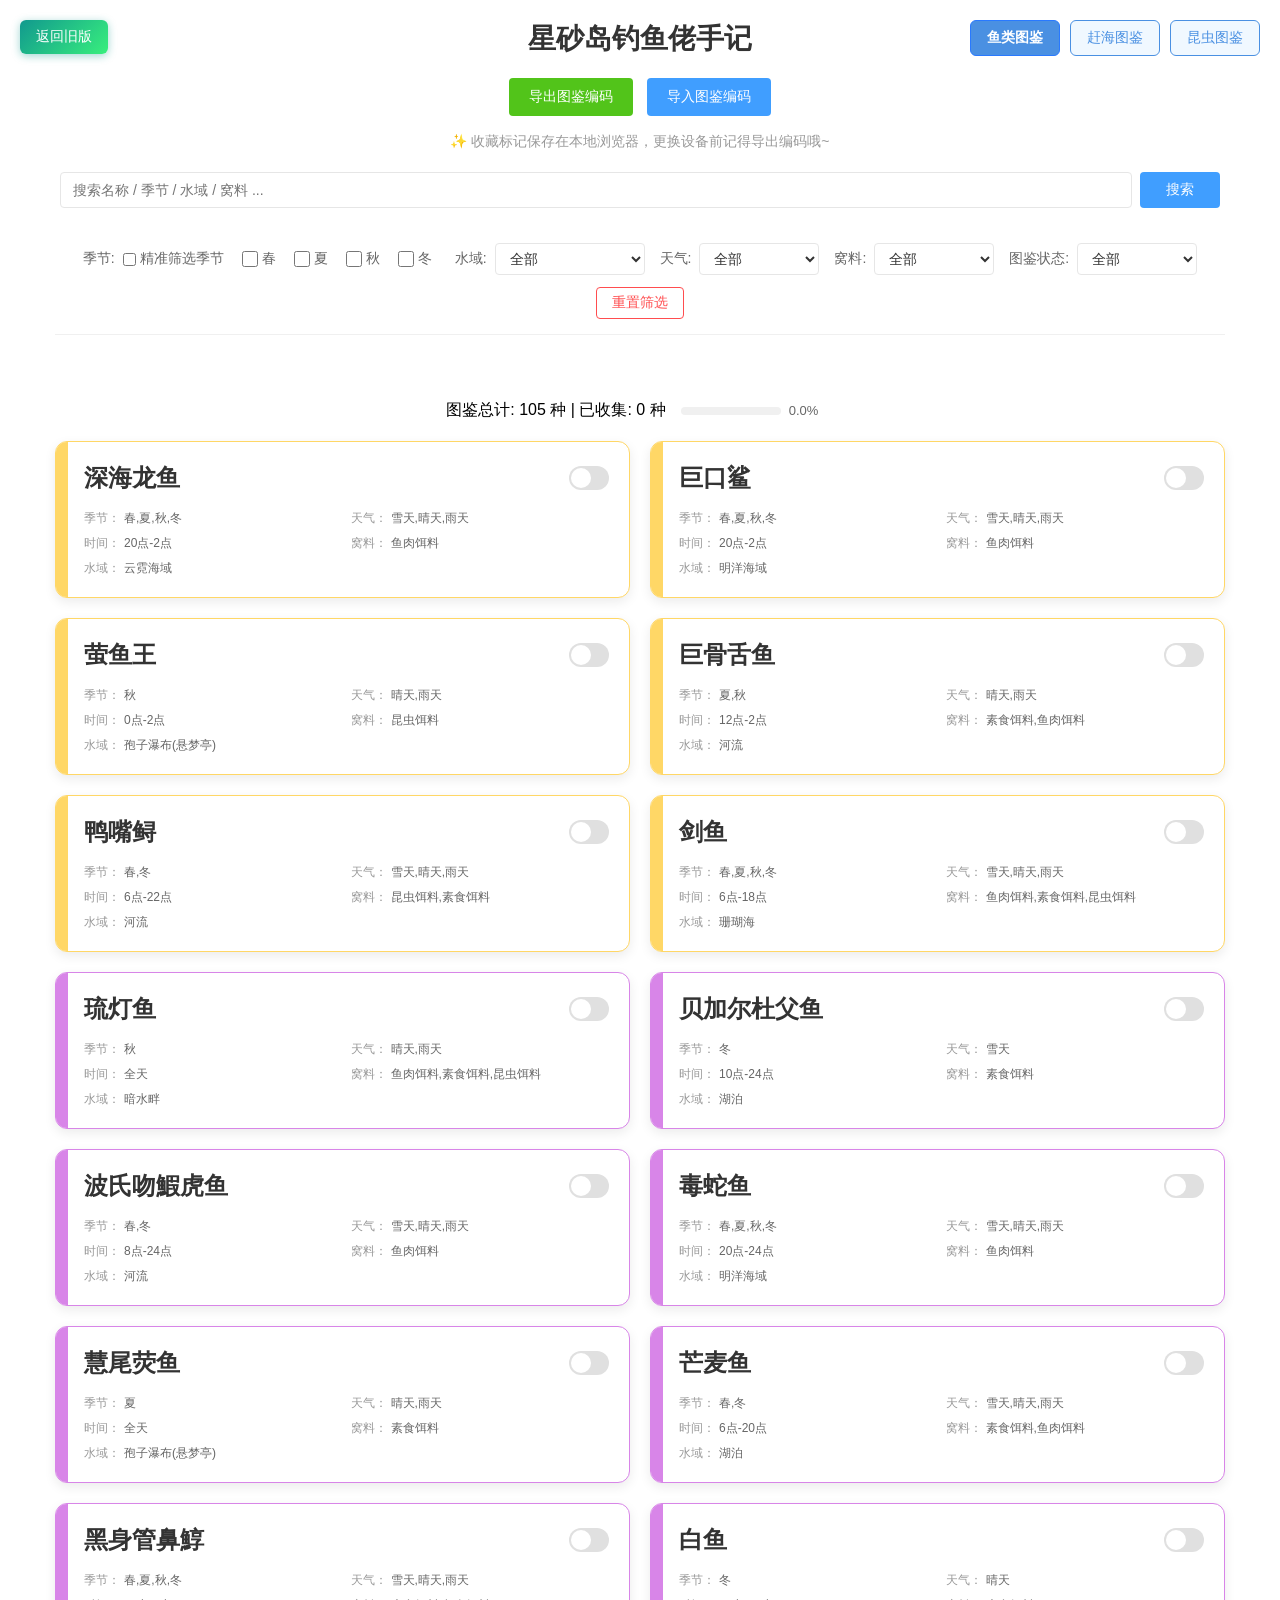
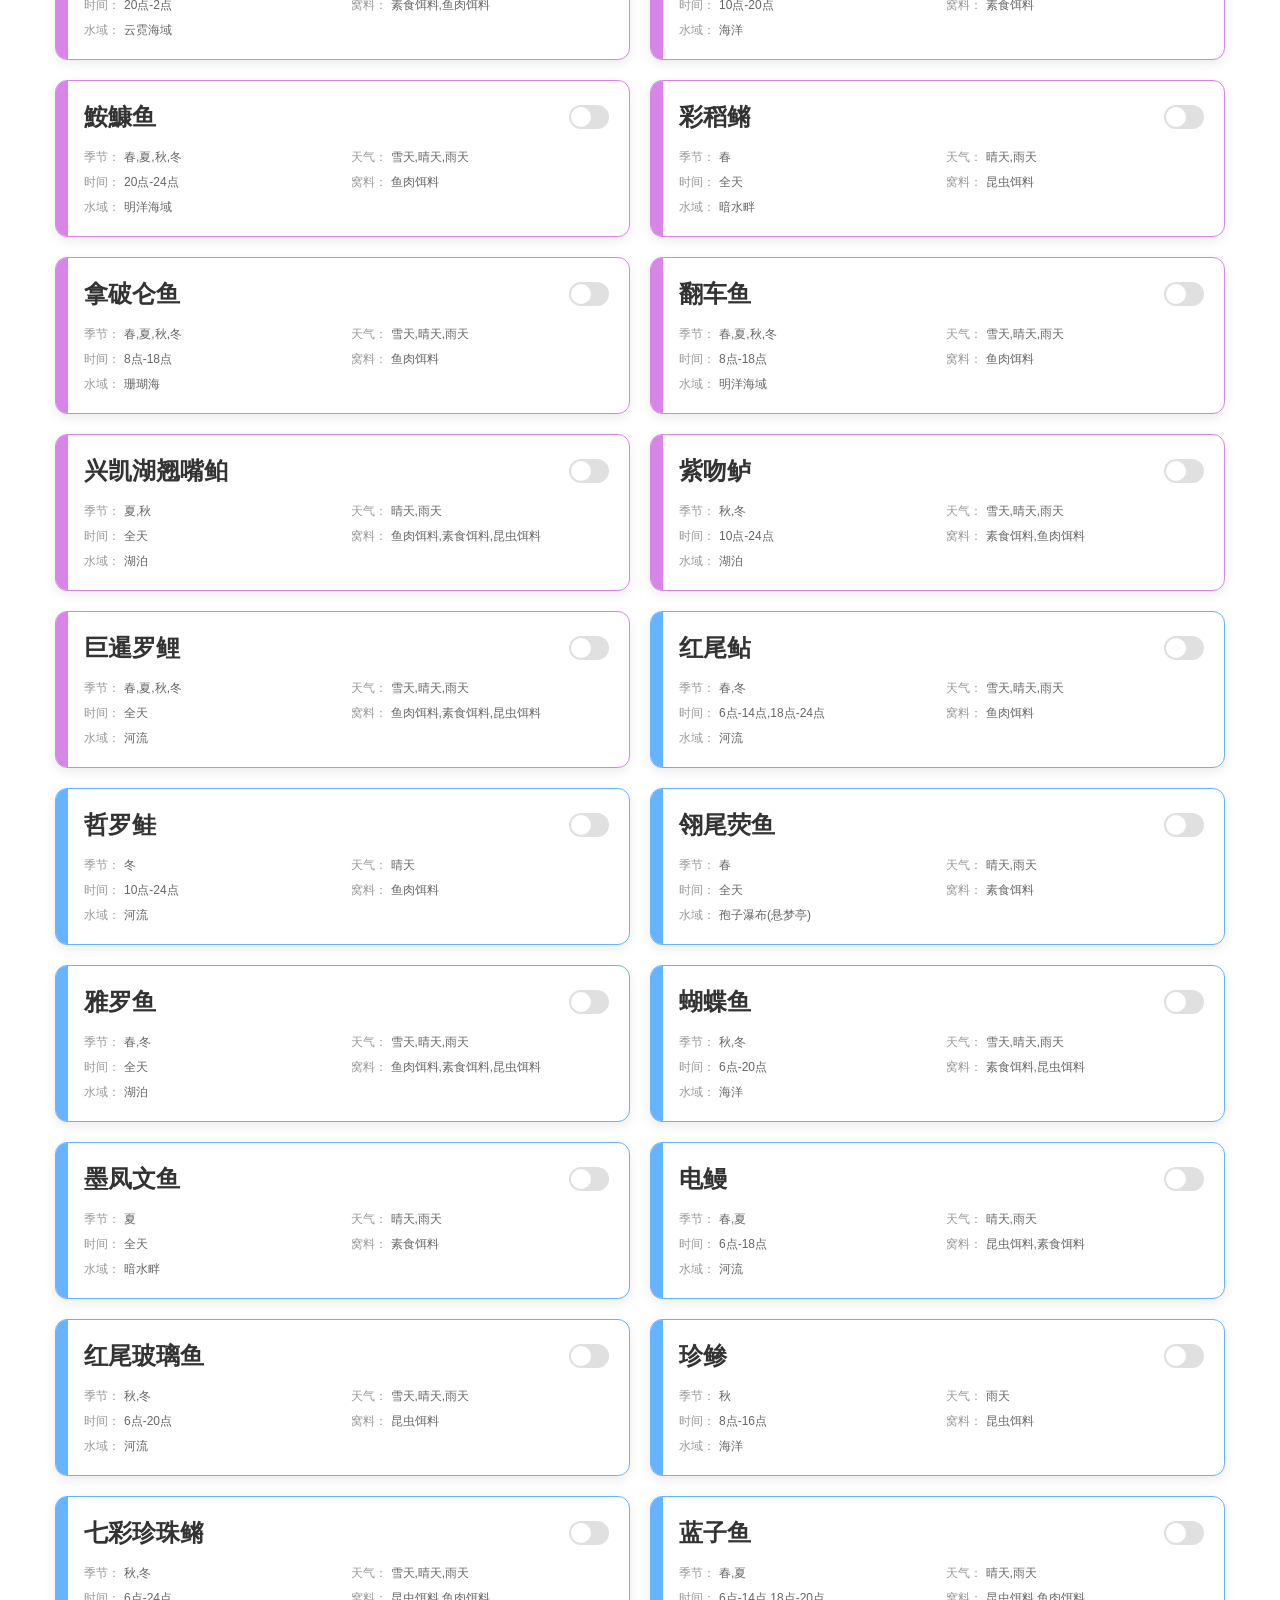
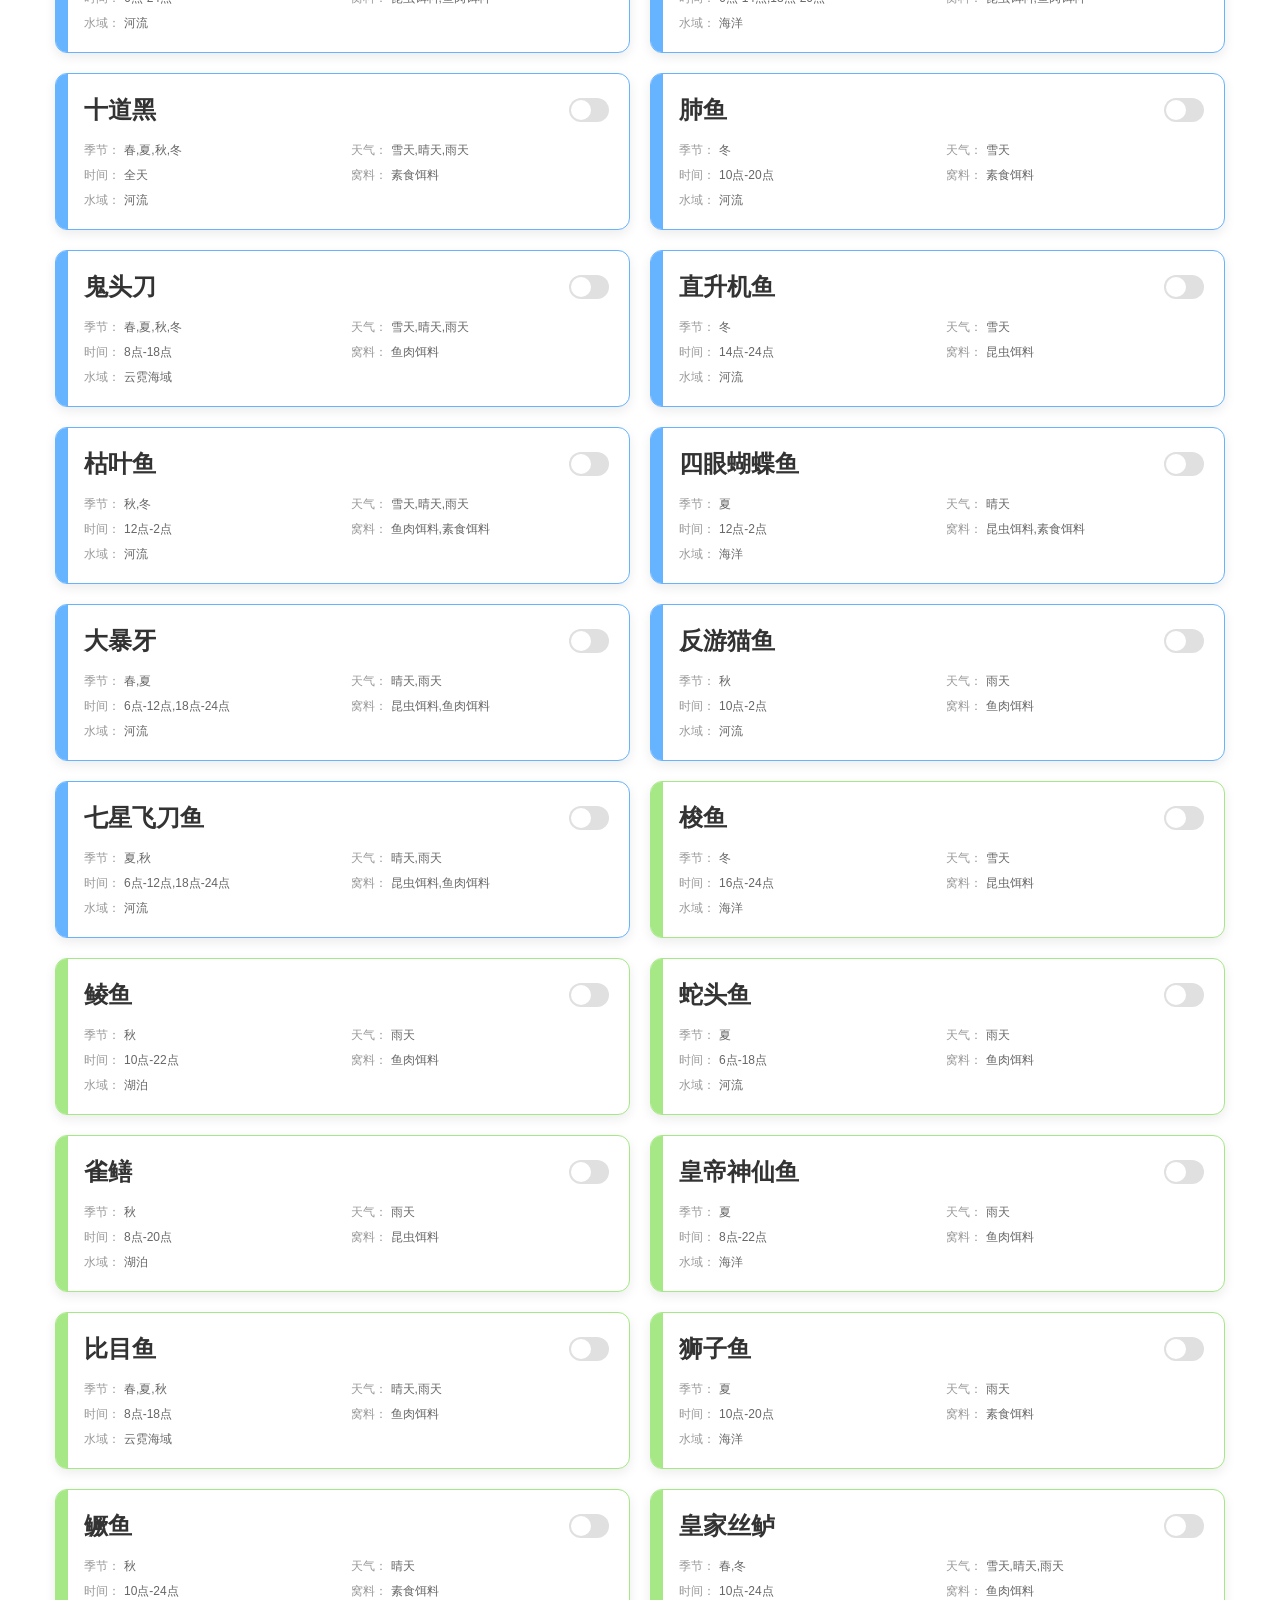
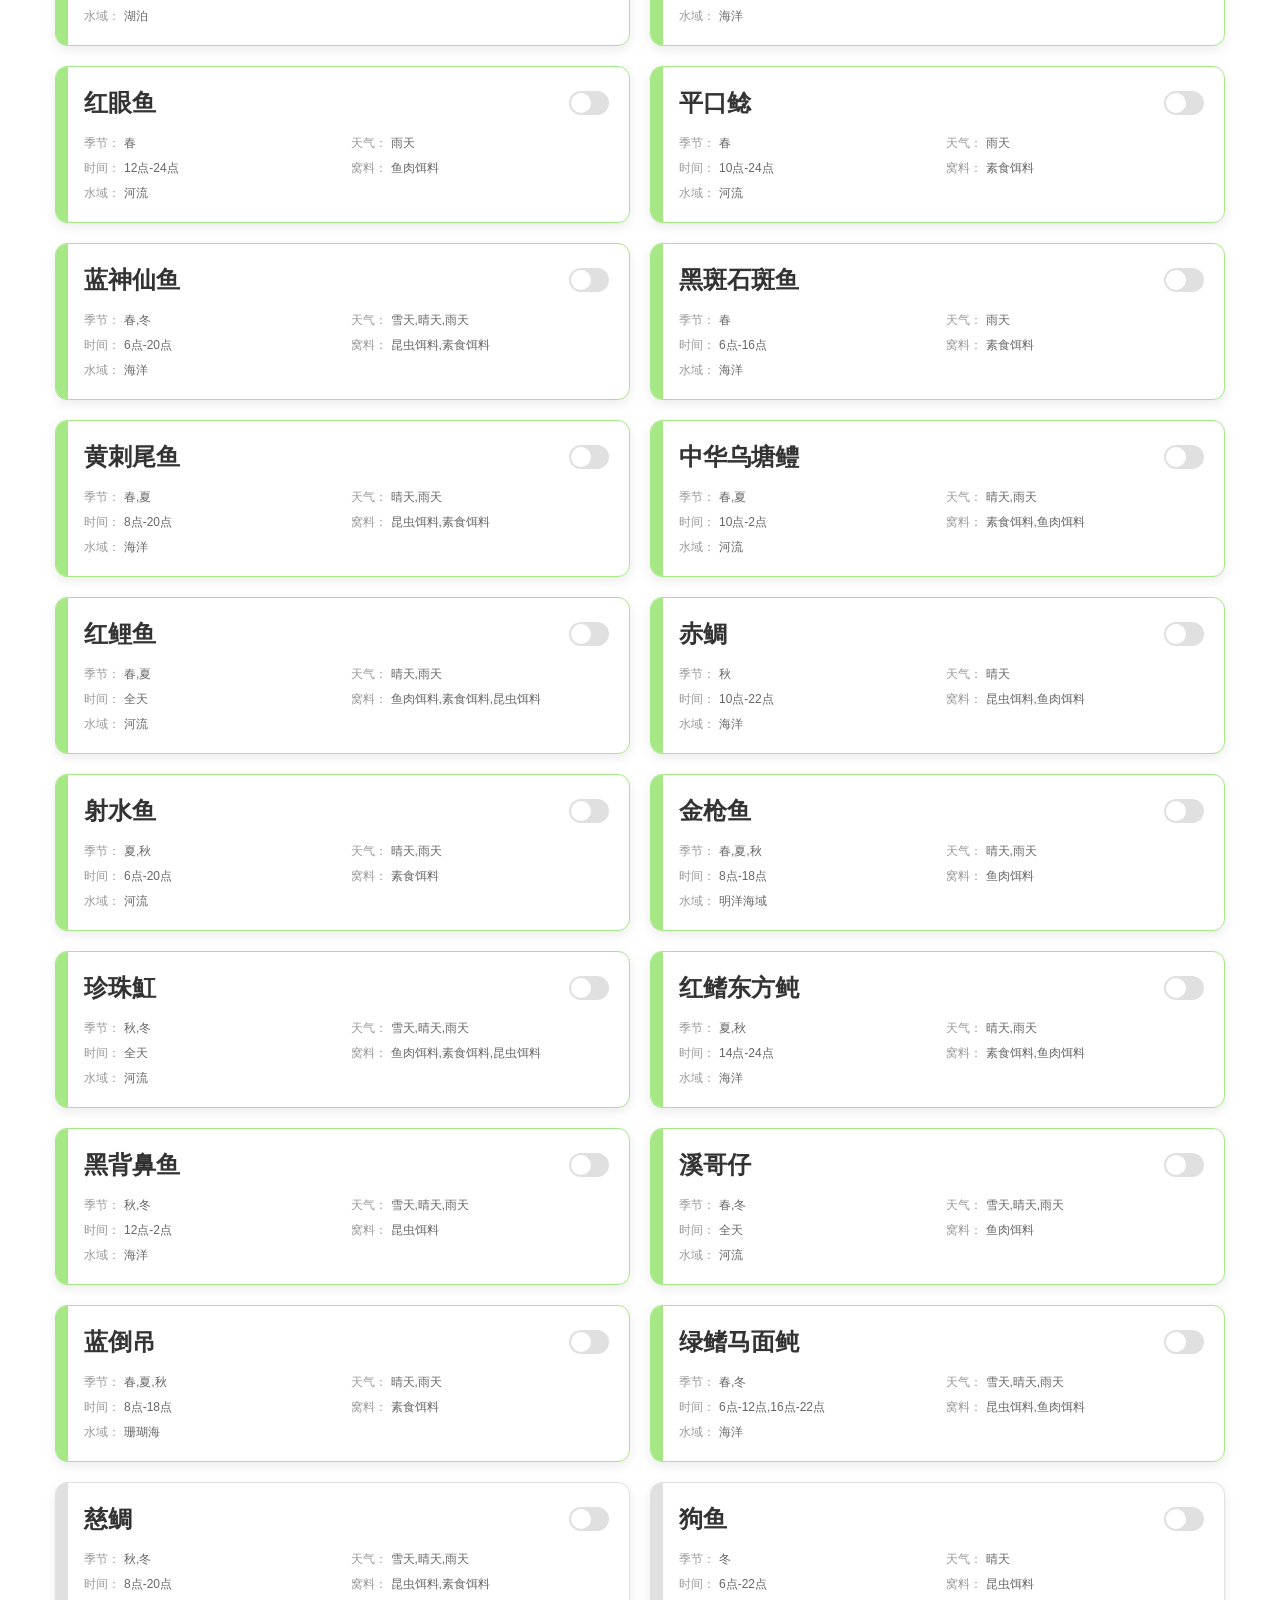
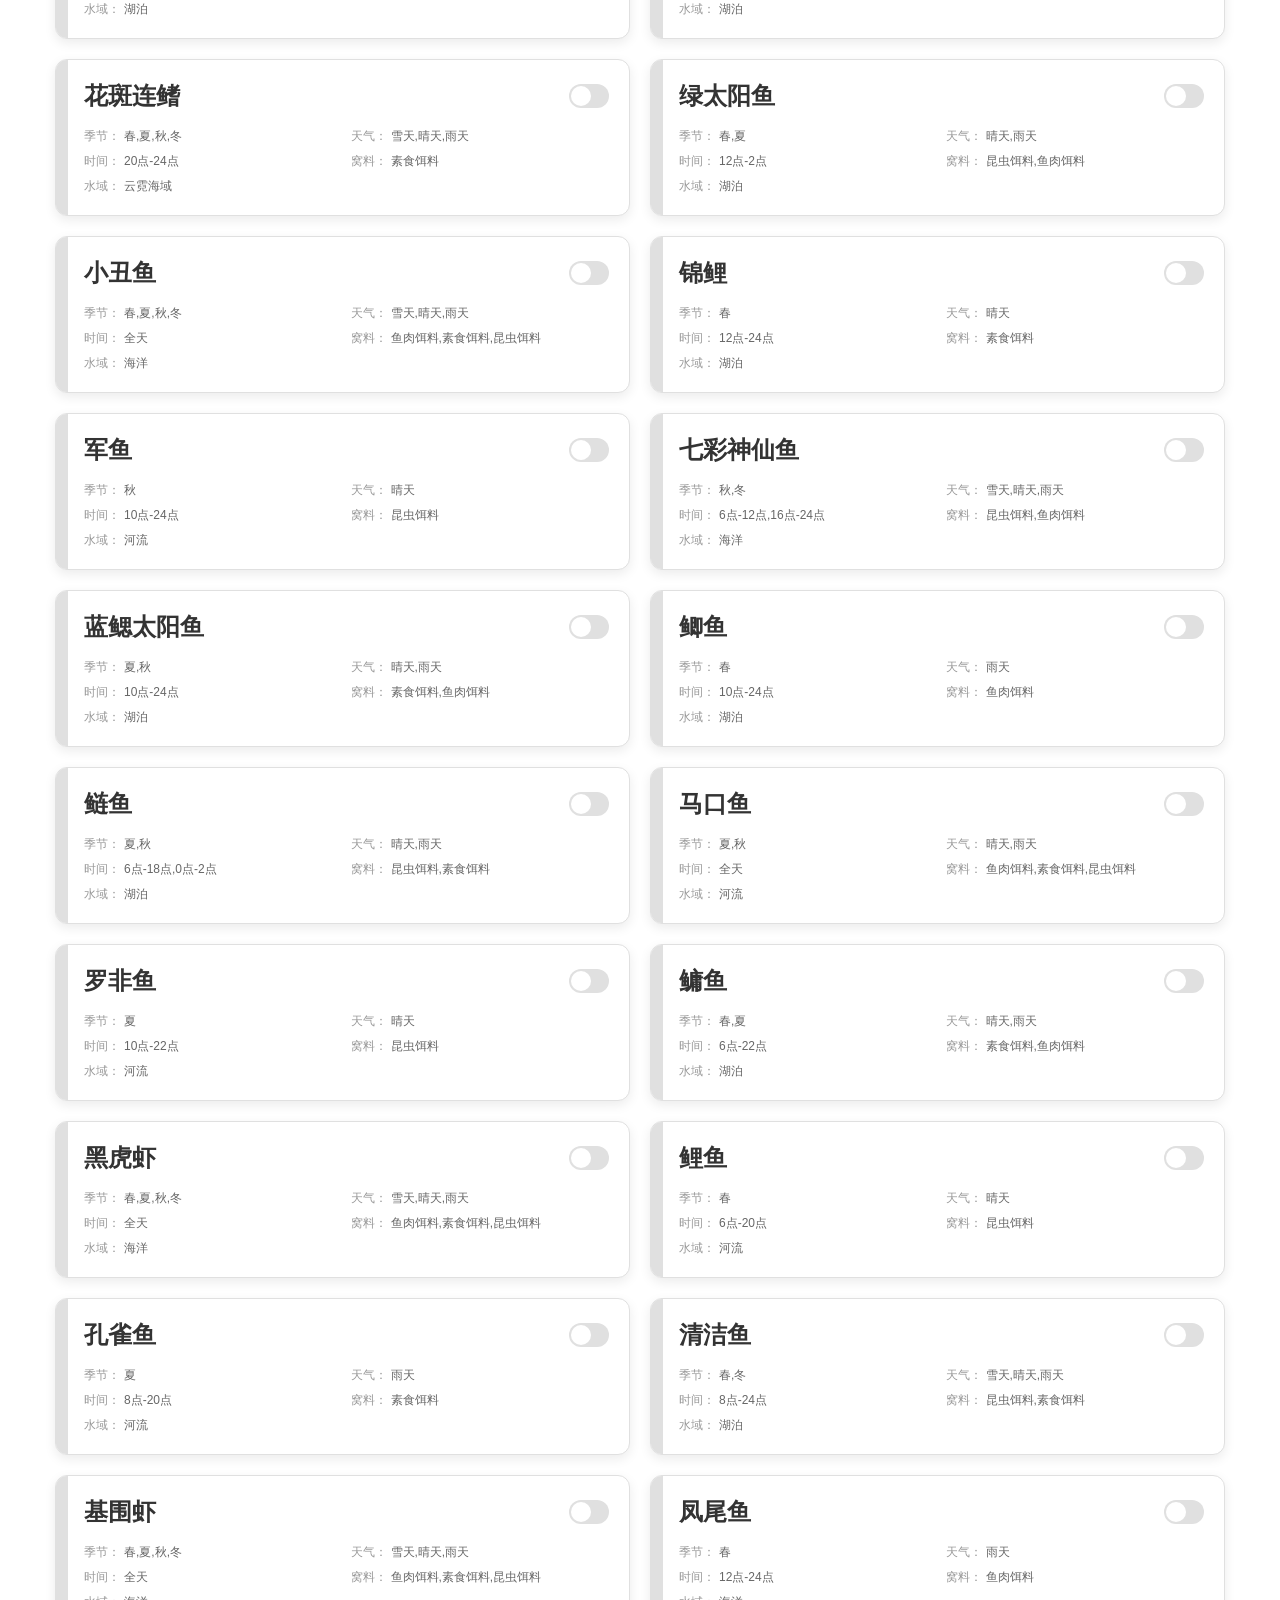
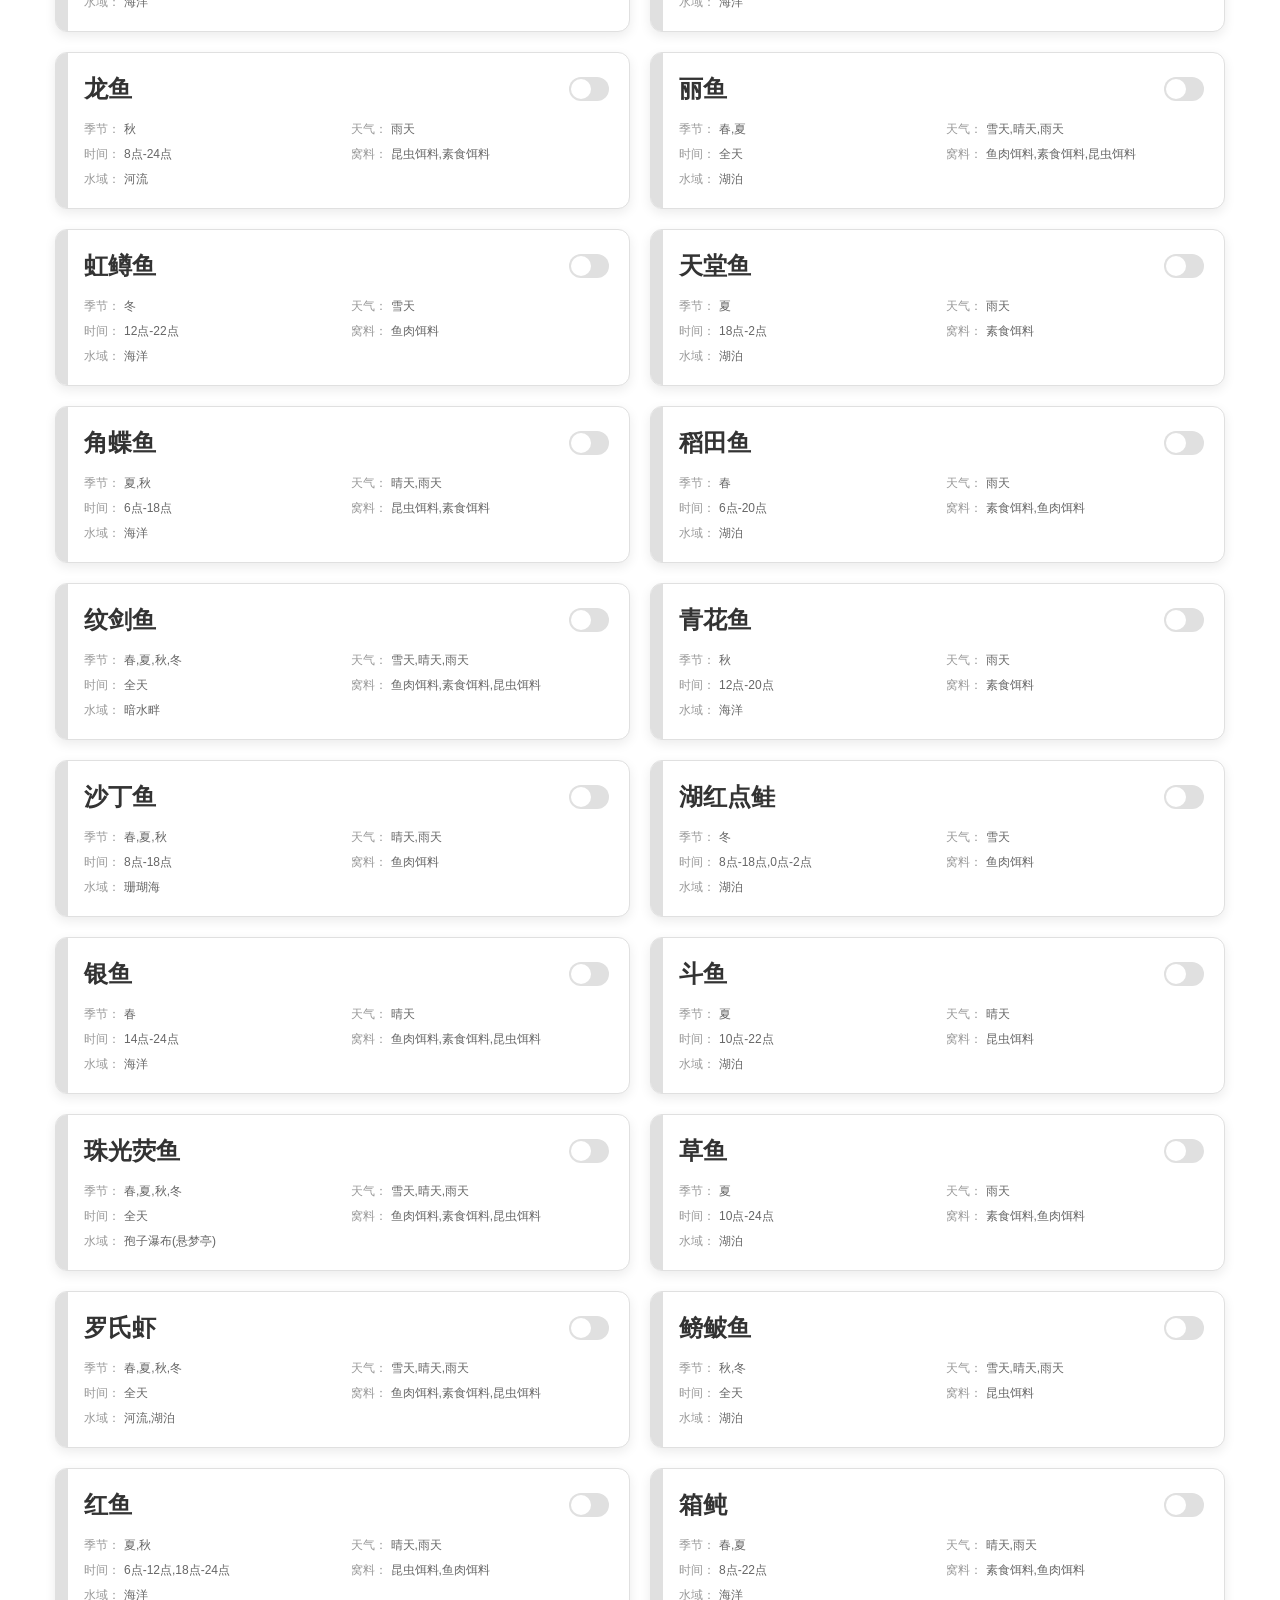
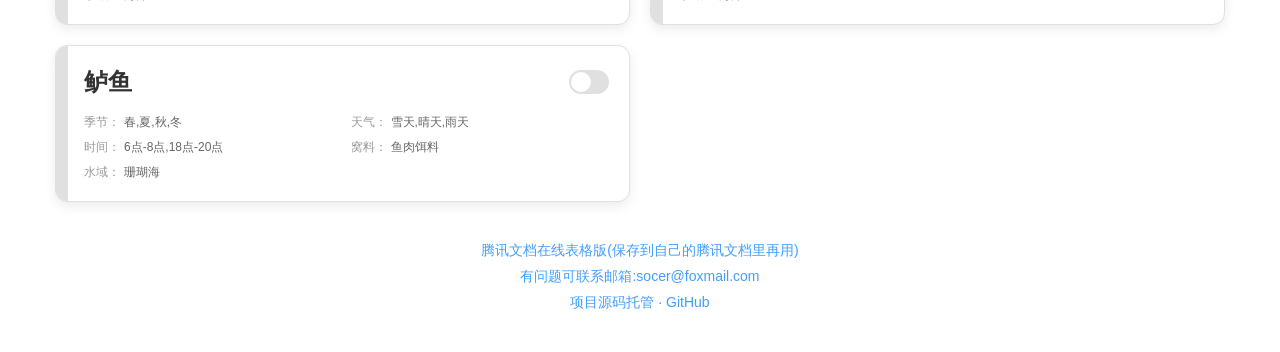
<file: index.html>
<!DOCTYPE html>
<html lang="zh-CN">
<head>
    <meta charset="UTF-8">
    <meta name="viewport" content="width=device-width, initial-scale=1.0, maximum-scale=1.0">
    <title>星砂岛钓鱼佬手记</title>
    <link rel="stylesheet" href="style.css">
    <script>
        var _hmt = _hmt || [];
        (function() {
            var hm = document.createElement("script");
            hm.src = "https://hm.baidu.com/hm.js?9a6b3ce1868acaaec8679f2963414851";
            var s = document.getElementsByTagName("script")[0];
            s.parentNode.insertBefore(hm, s);
        })();
    </script>
</head>
<body>
    <button class="version-switch-btn" onclick="window.location.href='../index.html'">返回旧版</button>
    <div class="tabs-container">
        <button class="tab-btn active" onclick="window.location.href='index.html'">鱼类图鉴</button>
        <button class="tab-btn" onclick="window.location.href='seashore-index.html'">赶海图鉴</button>
        <button class="tab-btn" onclick="window.location.href='insect-index.html'">昆虫图鉴</button>
    </div>
    <div class="container">
        <h1>星砂岛钓鱼佬手记</h1>

        <div class="import-export-btn-group">
            <button id="export-all" class="export-btn">导出图鉴编码</button>
            <button id="import-all" class="import-btn">导入图鉴编码</button>
        </div>

        <div class="tip-text">✨ 收藏标记保存在本地浏览器，更换设备前记得导出编码哦~</div>

        <div class="search-wrapper">
            <input type="text" id="global-search" placeholder="搜索名称 / 季节 / 水域 / 窝料 ...">
            <button id="search-btn" class="search-btn">搜索</button>
        </div>

        <div class="filter-bar">
            <div class="filter-item">
                <label>季节:</label>
                <div style="display: flex; align-items: center; gap: 10px; flex-wrap: wrap;">
                    <label style="display: flex; align-items: center; gap: 4px; white-space: nowrap;">
                        <input type="checkbox" id="season-precise-toggle"> 精准筛选季节
                    </label>
                    <div class="season-check-group" id="season-group">
                        <label class="season-checkbox-item">
                            <input type="checkbox" value="春" class="season-checkbox"> 春
                        </label>
                        <label class="season-checkbox-item">
                            <input type="checkbox" value="夏" class="season-checkbox"> 夏
                        </label>
                        <label class="season-checkbox-item">
                            <input type="checkbox" value="秋" class="season-checkbox"> 秋
                        </label>
                        <label class="season-checkbox-item">
                            <input type="checkbox" value="冬" class="season-checkbox"> 冬
                        </label>
                    </div>
                </div>
            </div>
            <div class="filter-item">
                <label>水域:</label>
                <select id="water-filter">
                    <option value="all" selected>全部</option>
                    <option value="云霓海域">云霓海域</option>
                    <option value="明洋海域">明洋海域</option>
                    <option value="孢子瀑布(悬梦亭)">孢子瀑布(悬梦亭)</option>
                    <option value="河流">河流</option>
                    <option value="珊瑚海">珊瑚海</option>
                    <option value="暗水畔">暗水畔</option>
                    <option value="湖泊">湖泊</option>
                    <option value="海洋">海洋</option>
                </select>
            </div>
            <div class="filter-item">
                <label>天气:</label>
                <select id="weather-filter">
                    <option value="all" selected>全部</option>
                    <option value="雪天">雪天</option>
                    <option value="晴天">晴天</option>
                    <option value="雨天">雨天</option>
                </select>
            </div>
            <div class="filter-item">
                <label>窝料:</label>
                <select id="bait-filter">
                    <option value="all" selected>全部</option>
                    <option value="鱼肉饵料">鱼肉饵料</option>
                    <option value="昆虫饵料">昆虫饵料</option>
                    <option value="素食饵料">素食饵料</option>
                </select>
            </div>
            <div class="filter-item">
                <label>图鉴状态:</label>
                <select id="collect-filter">
                    <option value="all" selected>全部</option>
                    <option value="collected">已拥有</option>
                    <option value="uncollected">未拥有</option>
                </select>
            </div>
            <div class="filter-item">
                <button id="reset-filter" class="reset-btn">重置筛选</button>
            </div>
        </div>

        <div class="filter-tags" id="filter-tags"></div>

        <div class="stats">
            <span>图鉴总计: <span id="total-count">0</span> 种 | 已收集: <span id="collected-count">0</span> 种</span>
            <div class="progress-container">
                <div class="progress-bar">
                    <div id="progress-fill" class="progress-fill" style="width:0%"></div>
                </div>
                <span class="progress-text" id="progress-text">0%</span>
            </div>
        </div>

        <div id="empty-tip" class="empty-tip hidden">
            <p>暂无匹配的鱼种哦～😟</p>
            <button id="reset-filter-empty" class="reset-btn">一键重置筛选</button>
        </div>

        <div class="name-list" id="name-list"></div>

        <div class="footer-signature">
            <a href="https://docs.qq.com/sheet/DZWRzREJ2Z0ttR0RC?tab=BB08J2" target="_blank" rel="noopener noreferrer">腾讯文档在线表格版(保存到自己的腾讯文档里再用)</a>
            <a href="mailto:socer@foxmail.com" target="_blank" rel="noopener noreferrer">有问题可联系邮箱:socer@foxmail.com</a>
            <a href="https://github.com/Marsocer/mikossan" target="_blank" rel="noopener noreferrer">项目源码托管 · GitHub</a>
        </div>
    </div>

    <script type="module" src="script.js"></script>
</body>
</html>
</file>
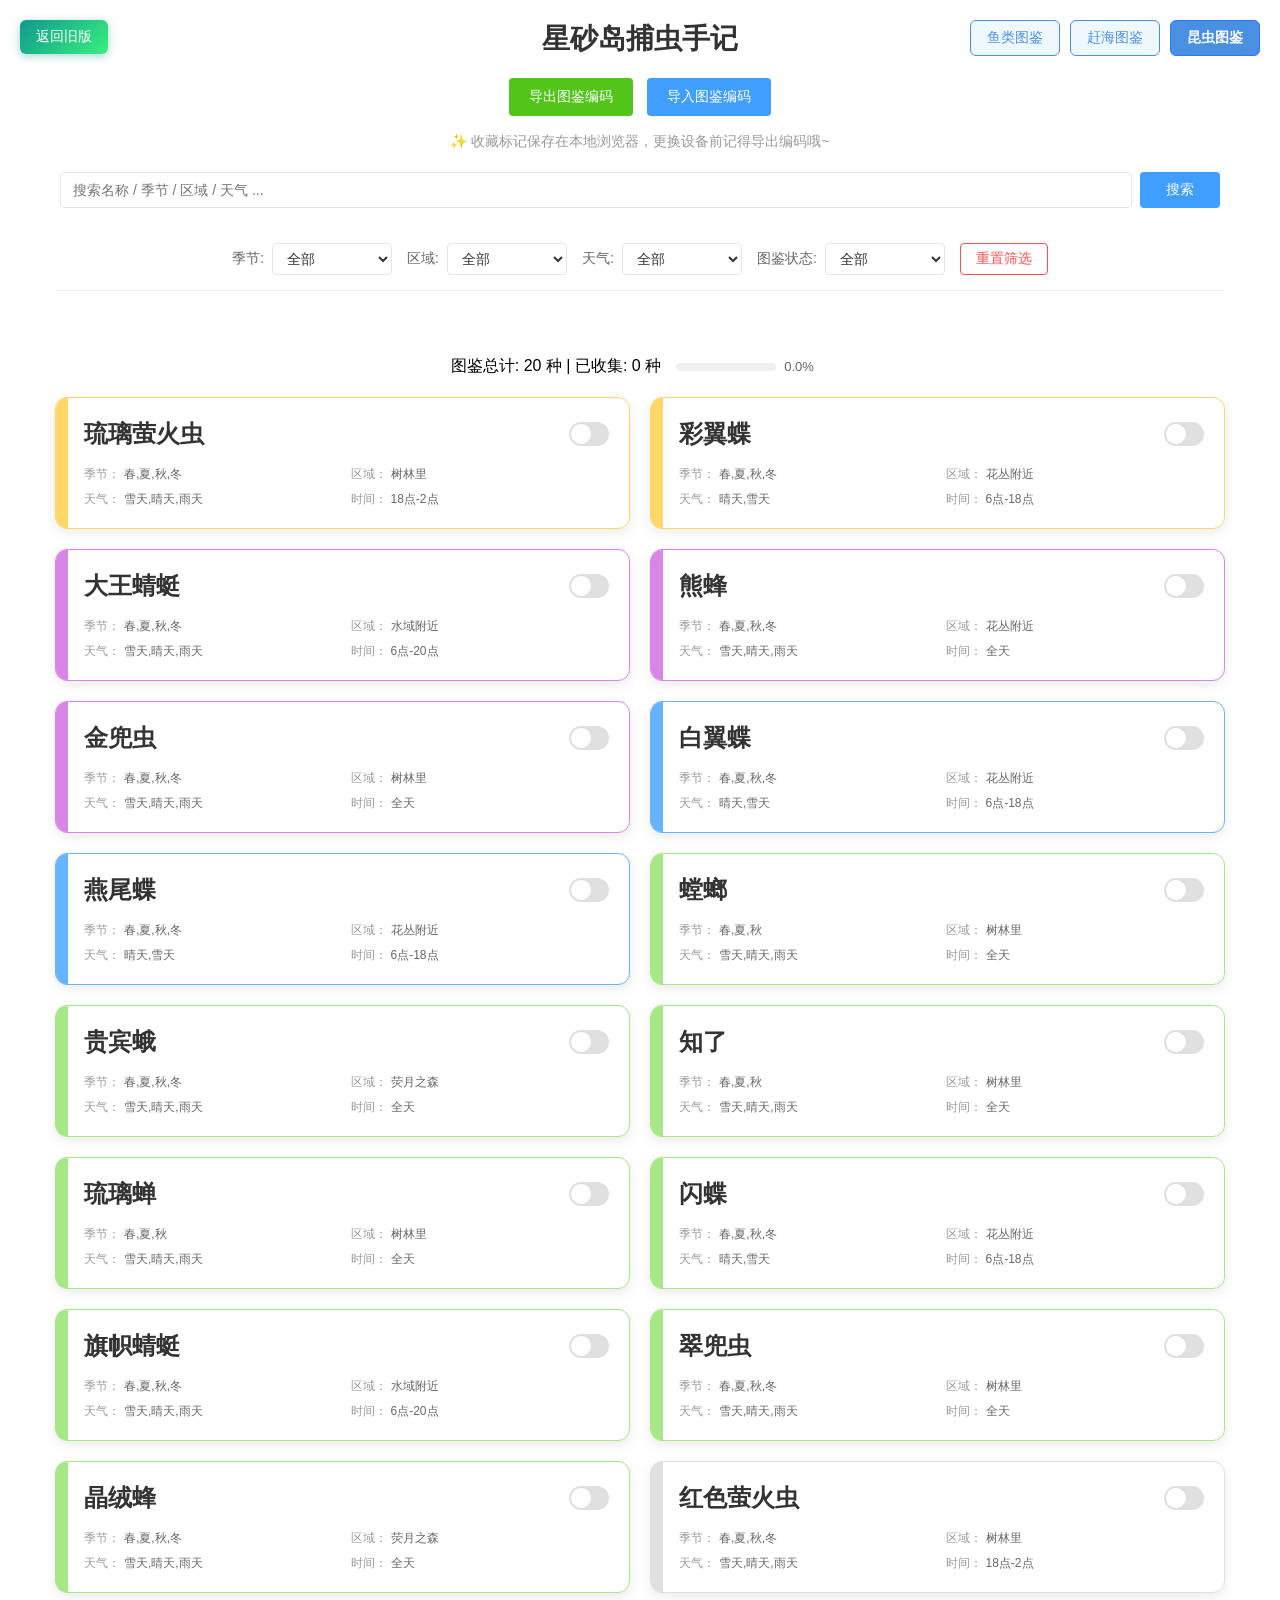
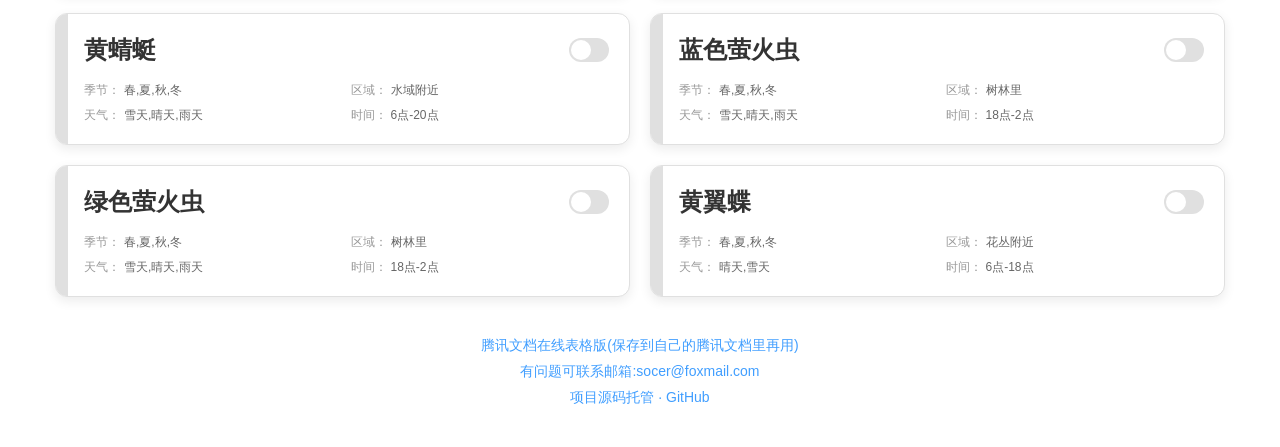
<file: insect-index.html>
<!DOCTYPE html>
<html lang="zh-CN">
<head>
    <meta charset="UTF-8">
    <meta name="viewport" content="width=device-width, initial-scale=1.0, maximum-scale=1.0">
    <title>星砂岛捕虫手记</title>
    <link rel="stylesheet" href="style.css">
    <script>
        var _hmt = _hmt || [];
        (function() {
            var hm = document.createElement("script");
            hm.src = "https://hm.baidu.com/hm.js?9a6b3ce1868acaaec8679f2963414851";
            var s = document.getElementsByTagName("script")[0];
            s.parentNode.insertBefore(hm, s);
        })();
    </script>
</head>
<body>
    <button class="version-switch-btn" onclick="window.location.href='../insect-index.html'">返回旧版</button>
    <div class="tabs-container">
        <button class="tab-btn" onclick="window.location.href='index.html'">鱼类图鉴</button>
        <button class="tab-btn" onclick="window.location.href='seashore-index.html'">赶海图鉴</button>
        <button class="tab-btn active" onclick="window.location.href='insect-index.html'">昆虫图鉴</button>
    </div>
    <div class="container">
        <h1>星砂岛捕虫手记</h1>

        <div class="import-export-btn-group">
            <button id="export-all" class="export-btn">导出图鉴编码</button>
            <button id="import-all" class="import-btn">导入图鉴编码</button>
        </div>

        <div class="tip-text">✨ 收藏标记保存在本地浏览器，更换设备前记得导出编码哦~</div>

        <div class="search-wrapper">
            <input type="text" id="global-search" placeholder="搜索名称 / 季节 / 区域 / 天气 ...">
            <button id="search-btn" class="search-btn">搜索</button>
        </div>

        <div class="filter-bar">
            <div class="filter-item">
                <label>季节:</label>
                <select id="season-filter">
                    <option value="all" selected>全部</option>
                    <option value="春">春季</option>
                    <option value="夏">夏季</option>
                    <option value="秋">秋季</option>
                    <option value="冬">冬季</option>
                </select>
            </div>
            <div class="filter-item">
                <label>区域:</label>
                <select id="area-filter">
                    <option value="all" selected>全部</option>
                    <option value="树林里">树林里</option>
                    <option value="花丛附近">花丛附近</option>
                    <option value="水域附近">水域附近</option>
                    <option value="荧月之森">荧月之森</option>
                </select>
            </div>
            <div class="filter-item">
                <label>天气:</label>
                <select id="weather-filter">
                    <option value="all" selected>全部</option>
                    <option value="雪天">雪天</option>
                    <option value="晴天">晴天</option>
                    <option value="雨天">雨天</option>
                </select>
            </div>
            <div class="filter-item">
                <label>图鉴状态:</label>
                <select id="collect-filter">
                    <option value="all" selected>全部</option>
                    <option value="collected">已拥有</option>
                    <option value="uncollected">未拥有</option>
                </select>
            </div>
            <div class="filter-item">
                <button id="reset-filter" class="reset-btn">重置筛选</button>
            </div>
        </div>

        <div class="filter-tags" id="filter-tags"></div>

        <div class="stats">
            <span>图鉴总计: <span id="total-count">0</span> 种 | 已收集: <span id="collected-count">0</span> 种</span>
            <div class="progress-container">
                <div class="progress-bar">
                    <div id="progress-fill" class="progress-fill" style="width:0%"></div>
                </div>
                <span class="progress-text" id="progress-text">0%</span>
            </div>
        </div>

        <div id="empty-tip" class="empty-tip hidden">
            <p>暂无匹配的昆虫哦～😟</p>
            <button id="reset-filter-empty" class="reset-btn">一键重置筛选</button>
        </div>

        <div class="name-list" id="name-list"></div>

        <div class="footer-signature">
            <a href="https://docs.qq.com/sheet/DZWRzREJ2Z0ttR0RC?tab=BB08J2" target="_blank" rel="noopener noreferrer">腾讯文档在线表格版(保存到自己的腾讯文档里再用)</a>
            <a href="mailto:socer@foxmail.com" target="_blank" rel="noopener noreferrer">有问题可联系邮箱:socer@foxmail.com</a>
            <a href="https://github.com/Marsocer/mikossan" target="_blank" rel="noopener noreferrer">项目源码托管 · GitHub</a>
        </div>
    </div>

    <script type="module" src="insect-script.js"></script>
</body>
</html>
</file>
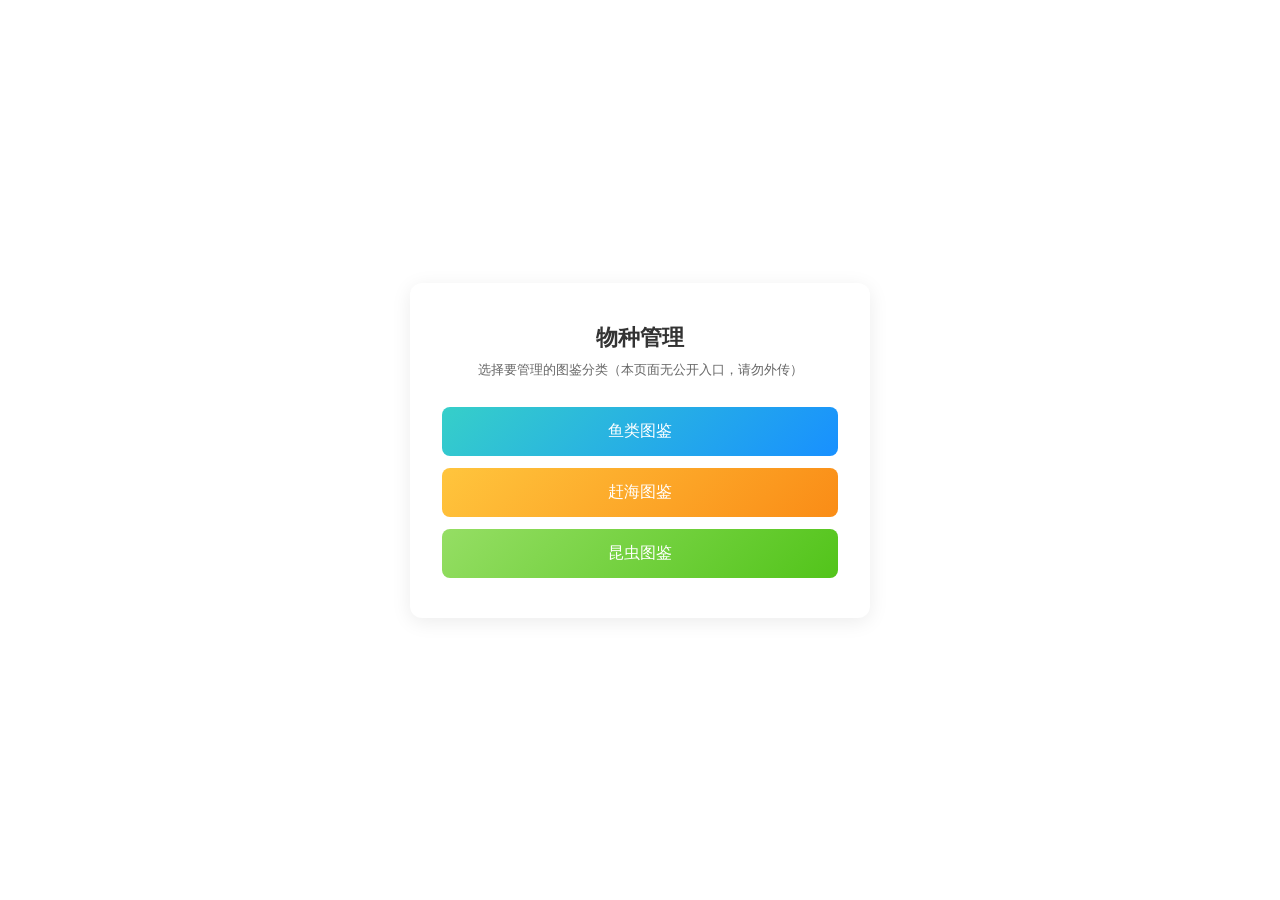
<file: manage.html>
<!DOCTYPE html>
<html lang="zh-CN">
<head>
    <meta charset="UTF-8">
    <meta name="viewport" content="width=device-width, initial-scale=1.0">
    <meta name="robots" content="noindex, nofollow">
    <title>物种管理 - 星砂岛钓鱼佬手记</title>
    <link rel="stylesheet" href="style.css">
    <style>
        body {
            min-height: 100vh;
            display: flex;
            flex-direction: column;
            align-items: center;
            justify-content: center;
            padding: 20px;
        }
        .manage-entry-card {
            background: white;
            border-radius: 12px;
            box-shadow: 0 4px 20px rgba(0, 0, 0, 0.08);
            padding: 40px 32px;
            max-width: 460px;
            width: 100%;
            text-align: center;
        }
        .manage-entry-card h1 {
            font-size: 22px;
            color: var(--text-primary);
            margin: 0 0 8px;
        }
        .manage-entry-card p {
            font-size: 13px;
            color: var(--text-secondary);
            margin: 0 0 28px;
        }
        .manage-entry-tabs {
            display: flex;
            flex-direction: column;
            gap: 12px;
        }
        .manage-entry-btn {
            padding: 14px 20px;
            border: none;
            border-radius: 8px;
            font-size: 16px;
            cursor: pointer;
            color: white;
            transition: all 0.2s ease;
        }
        .manage-entry-btn:hover {
            transform: translateY(-2px);
            opacity: 0.92;
        }
        .manage-entry-btn.fish { background: linear-gradient(135deg, #36cfc9 0%, #1890ff 100%); }
        .manage-entry-btn.seashore { background: linear-gradient(135deg, #ffc53d 0%, #fa8c16 100%); }
        .manage-entry-btn.insect { background: linear-gradient(135deg, #95de64 0%, #52c41a 100%); }
    </style>
</head>
<body>
    <div class="manage-entry-card">
        <h1>物种管理</h1>
        <p>选择要管理的图鉴分类（本页面无公开入口，请勿外传）</p>
        <div class="manage-entry-tabs">
            <button class="manage-entry-btn fish" data-cat="fish">鱼类图鉴</button>
            <button class="manage-entry-btn seashore" data-cat="seashore">赶海图鉴</button>
            <button class="manage-entry-btn insect" data-cat="insect">昆虫图鉴</button>
        </div>
    </div>

    <script type="module">
        import { initManage } from './common.js';

        const configs = {
            fish: {
                dataUrl: 'fish-data.json',
                storageKey: 'fishCollect',
                title: '鱼类',
                fieldMappings: {
                    name: ['name', '名称'],
                    season: ['season', '季节'],
                    weather: ['weather', '天气'],
                    time: ['time', '时间'],
                    bait: ['bait', '窝料'],
                    water: ['water', '水域', '区域'],
                    rank: ['rank', '等级']
                },
                cardFields: [
                    { label: '季节', key: 'season' },
                    { label: '天气', key: 'weather' },
                    { label: '时间', key: 'time' },
                    { label: '窝料', key: 'bait' },
                    { label: '水域', key: 'water' }
                ],
                manageFields: [
                    { key: '名称', label: '名称', type: 'text', required: true },
                    { key: '等级', label: '等级', type: 'select', options: ['鱼王', '传说', '优质', '普通', '常见'] },
                    { key: '季节', label: '季节', type: 'season' },
                    { key: '天气', label: '天气', type: 'checkboxes', options: ['晴天', '雨天', '雪天'] },
                    { key: '窝料', label: '窝料', type: 'checkboxes', options: ['鱼肉饵料', '昆虫饵料', '素食饵料'] },
                    { key: '水域', label: '水域', type: 'checkboxes', options: ['河流', '湖泊', '海洋', '珊瑚海', '云霓海域', '明洋海域', '孢子瀑布(悬梦亭)', '暗水畔'] },
                    { key: '时间', label: '时间', type: 'text', placeholder: '如: 全天 或 6点-18点' }
                ]
            },
            seashore: {
                dataUrl: 'seashore-data.json',
                storageKey: 'seashoreCollect',
                title: '赶海',
                fieldMappings: {
                    name: ['name', '名称'],
                    season: ['season', '季节'],
                    '获取途径': ['获取途径'],
                    rank: ['rank', '等级']
                },
                cardFields: [
                    { label: '季节', key: 'season' },
                    { label: '获取途径', key: '获取途径' }
                ],
                manageFields: [
                    { key: '名称', label: '名称', type: 'text', required: true },
                    { key: '等级', label: '等级', type: 'select', options: ['王级', '传说', '优质', '普通', '常见'] },
                    { key: '季节', label: '季节', type: 'season' },
                    { key: '获取途径', label: '获取途径', type: 'text', placeholder: '如: 在星沙镇南方沙滩区域赶海获取' },
                    { key: '时间', label: '时间', type: 'text', placeholder: '如: 全天' }
                ]
            },
            insect: {
                dataUrl: 'insect-data.json',
                storageKey: 'insectCollect',
                title: '昆虫',
                fieldMappings: {
                    name: ['name', '名称'],
                    season: ['season', '季节'],
                    area: ['区域'],
                    weather: ['weather', '天气'],
                    time: ['time', '时间'],
                    rank: ['rank', '等级']
                },
                cardFields: [
                    { label: '季节', key: 'season' },
                    { label: '区域', key: 'area' },
                    { label: '天气', key: 'weather' },
                    { label: '时间', key: 'time' }
                ],
                manageFields: [
                    { key: '名称', label: '名称', type: 'text', required: true },
                    { key: '等级', label: '等级', type: 'select', options: ['王级', '传说', '优质', '普通', '常见'] },
                    { key: '季节', label: '季节', type: 'season' },
                    { key: '区域', label: '区域', type: 'text', placeholder: '如: 树林里,花丛附近' },
                    { key: '天气', label: '天气', type: 'checkboxes', options: ['晴天', '雨天', '雪天'] },
                    { key: '时间', label: '时间', type: 'text', placeholder: '如: 全天 或 6点-18点' }
                ]
            }
        };

        // 点击分类按钮 → 打开对应管理模态框
        document.querySelectorAll('.manage-entry-btn').forEach(btn => {
            btn.addEventListener('click', () => {
                initManage(configs[btn.dataset.cat]);
            });
        });

        // 支持 URL 参数直达：manage.html?cat=fish / seashore / insect
        const cat = new URLSearchParams(location.search).get('cat');
        if (cat && configs[cat]) {
            initManage(configs[cat]);
        }
    </script>
</body>
</html>
</file>
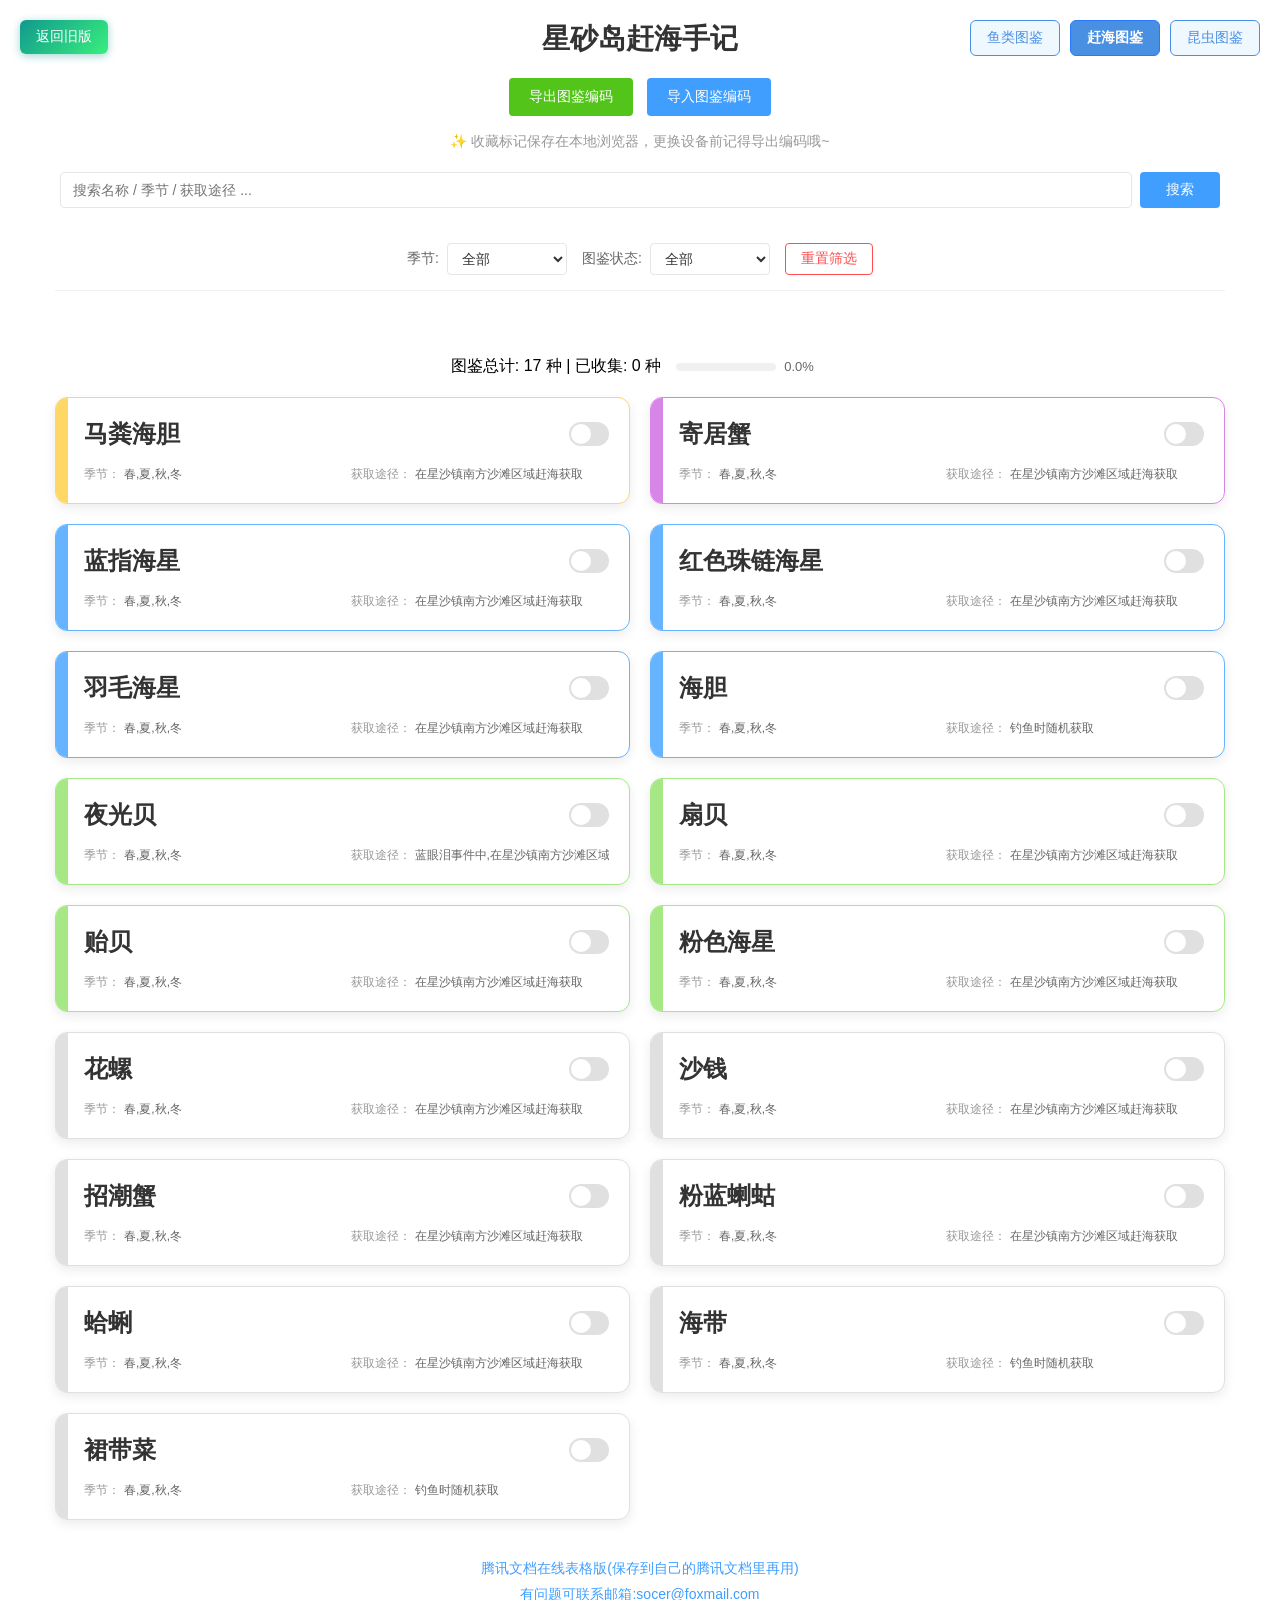
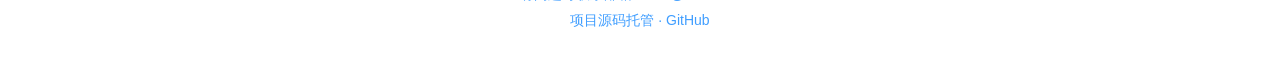
<file: seashore-index.html>
<!DOCTYPE html>
<html lang="zh-CN">
<head>
    <meta charset="UTF-8">
    <meta name="viewport" content="width=device-width, initial-scale=1.0, maximum-scale=1.0">
    <title>星砂岛赶海手记</title>
    <link rel="stylesheet" href="style.css">
    <script>
        var _hmt = _hmt || [];
        (function() {
            var hm = document.createElement("script");
            hm.src = "https://hm.baidu.com/hm.js?9a6b3ce1868acaaec8679f2963414851";
            var s = document.getElementsByTagName("script")[0];
            s.parentNode.insertBefore(hm, s);
        })();
    </script>
</head>
<body>
    <button class="version-switch-btn" onclick="window.location.href='../seashore-index.html'">返回旧版</button>
    <div class="tabs-container">
        <button class="tab-btn" onclick="window.location.href='index.html'">鱼类图鉴</button>
        <button class="tab-btn active" onclick="window.location.href='seashore-index.html'">赶海图鉴</button>
        <button class="tab-btn" onclick="window.location.href='insect-index.html'">昆虫图鉴</button>
    </div>
    <div class="container">
        <h1>星砂岛赶海手记</h1>

        <div class="import-export-btn-group">
            <button id="export-all" class="export-btn">导出图鉴编码</button>
            <button id="import-all" class="import-btn">导入图鉴编码</button>
        </div>

        <div class="tip-text">✨ 收藏标记保存在本地浏览器，更换设备前记得导出编码哦~</div>

        <div class="search-wrapper">
            <input type="text" id="global-search" placeholder="搜索名称 / 季节 / 获取途径 ...">
            <button id="search-btn" class="search-btn">搜索</button>
        </div>

        <div class="filter-bar">
            <div class="filter-item">
                <label>季节:</label>
                <select id="season-filter">
                    <option value="all" selected>全部</option>
                    <option value="春">春季</option>
                    <option value="夏">夏季</option>
                    <option value="秋">秋季</option>
                    <option value="冬">冬季</option>
                </select>
            </div>
            <div class="filter-item">
                <label>图鉴状态:</label>
                <select id="collect-filter">
                    <option value="all" selected>全部</option>
                    <option value="collected">已拥有</option>
                    <option value="uncollected">未拥有</option>
                </select>
            </div>
            <div class="filter-item">
                <button id="reset-filter" class="reset-btn">重置筛选</button>
            </div>
        </div>

        <div class="filter-tags" id="filter-tags"></div>

        <div class="stats">
            <span>图鉴总计: <span id="total-count">0</span> 种 | 已收集: <span id="collected-count">0</span> 种</span>
            <div class="progress-container">
                <div class="progress-bar">
                    <div id="progress-fill" class="progress-fill" style="width:0%"></div>
                </div>
                <span class="progress-text" id="progress-text">0%</span>
            </div>
        </div>

        <div id="empty-tip" class="empty-tip hidden">
            <p>暂无匹配的赶海物哦～😟</p>
            <button id="reset-filter-empty" class="reset-btn">一键重置筛选</button>
        </div>

        <div class="name-list" id="name-list"></div>

        <div class="footer-signature">
            <a href="https://docs.qq.com/sheet/DZWRzREJ2Z0ttR0RC?tab=BB08J2" target="_blank" rel="noopener noreferrer">腾讯文档在线表格版(保存到自己的腾讯文档里再用)</a>
            <a href="mailto:socer@foxmail.com" target="_blank" rel="noopener noreferrer">有问题可联系邮箱:socer@foxmail.com</a>
            <a href="https://github.com/Marsocer/mikossan" target="_blank" rel="noopener noreferrer">项目源码托管 · GitHub</a>
        </div>
    </div>

    <script type="module" src="seashore-script.js"></script>
</body>
</html>
</file>
<file: style.css>
/* ========== 1. 变量定义 ========== */
:root {
    --primary-color: #409eff;
    --success-color: #52c41a;
    --danger-color: #ff4d4f;
    --text-primary: #333;
    --text-secondary: #666;
    --text-light: #999;
    --border-color: #e6e6e6;
    --shadow-light: 0 4px 12px rgba(0, 0, 0, 0.08);
    --shadow-hover: 0 8px 20px rgba(0, 0, 0, 0.12);
    --rank-yellow: #ffd766;
    --rank-purple: #d885e8;
    --rank-blue: #66b3ff;
    --rank-green: #a5e885;
    --rank-gray: #e0e0e0;
}

/* ========== 2. 重置 ========== */
* {
    margin: 0;
    padding: 0;
    box-sizing: border-box;
    font-family: "Microsoft Yahei", "PingFang SC", "Helvetica Neue", sans-serif;
}
html, body {
    width: 100%;
    height: 100%;
    background-color: #fff;
}
button, input, select {
    outline: none;
    border: none;
    background: none;
    font-family: inherit;
}
a {
    text-decoration: none;
}

/* ========== 3. 全局容器 ========== */
.container {
    max-width: 1200px;
    width: 100%;
    margin: 0 auto;
    padding: 20px 15px;
}
h1 {
    text-align: center;
    color: var(--text-primary);
    margin-bottom: 20px;
    font-size: 28px;
    font-weight: 600;
}

/* ========== 4. 导入导出按钮 ========== */
.import-export-btn-group {
    text-align: center;
    margin-bottom: 15px;
}
.export-btn, .import-btn {
    padding: 10px 20px;
    border-radius: 4px;
    cursor: pointer;
    font-size: 14px;
    margin: 0 5px;
    transition: all 0.2s ease;
}
.export-btn {
    background-color: var(--success-color);
    color: #fff;
}
.import-btn {
    background-color: var(--primary-color);
    color: #fff;
}
.export-btn:hover { background-color: #49a81a; }
.import-btn:hover { background-color: #3385d6; }

/* ========== 5. 提示文本 ========== */
.tip-text {
    text-align: center;
    font-size: 14px;
    color: var(--text-light);
    margin-bottom: 20px;
    line-height: 1.5;
    width: 100%;
    display: block;
    padding: 0 10px;
}

/* ========== 6. 搜索栏 ========== */
.search-wrapper {
    display: flex;
    align-items: center;
    justify-content: center;
    gap: 8px;
    margin-bottom: 20px;
    width: 100%;
    padding: 0 5px;
}
#global-search {
    flex: 1;
    min-width: 0;
    height: 36px;
    padding: 0 12px;
    border: 1px solid var(--border-color);
    border-radius: 4px;
    font-size: 14px;
    color: var(--text-primary);
}
.search-btn {
    flex-shrink: 0;
    height: 36px;
    padding: 0 18px;
    background-color: var(--primary-color);
    color: #fff;
    border-radius: 4px;
    cursor: pointer;
    font-size: 14px;
    transition: all 0.2s ease;
    min-width: 80px;
}
.search-btn:hover { background-color: #3385d6; }

/* ========== 7. 季节复选框组 ========== */
.season-check-group {
    display: flex;
    gap: 10px;
    align-items: center;
    flex-wrap: wrap;
}
.season-checkbox-item {
    display: flex;
    align-items: center;
    gap: 4px;
    font-size: 14px;
    color: var(--text-secondary);
    cursor: pointer;
}
.season-checkbox-item input {
    width: 16px;
    height: 16px;
    border: 1px solid var(--border-color);
    border-radius: 2px;
}

/* ========== 8. 筛选栏 ========== */
.filter-bar {
    display: flex;
    flex-wrap: wrap;
    align-items: center;
    justify-content: center;
    gap: 12px 15px;
    padding: 15px 0;
    border-bottom: 1px solid #f0f0f0;
    margin-bottom: 20px;
}
.filter-item {
    display: flex;
    align-items: center;
    font-size: 14px;
    white-space: nowrap;
}
.filter-item label {
    margin-right: 8px;
    color: var(--text-secondary);
}
.filter-item select {
    height: 32px;
    padding: 0 10px;
    border: 1px solid var(--border-color);
    border-radius: 4px;
    font-size: 14px;
    color: var(--text-primary);
    min-width: 120px;
}
.reset-btn {
    height: 32px;
    padding: 0 15px;
    border: 1px solid var(--danger-color);
    background-color: #fff;
    color: var(--danger-color);
    border-radius: 4px;
    cursor: pointer;
    font-size: 14px;
    transition: all 0.2s ease;
}
.reset-btn:hover {
    background-color: var(--danger-color);
    color: #fff;
}

/* ========== 9. 统计信息 ========== */
.stats {
    display: flex;
    align-items: center;
    justify-content: center;
    gap: 15px;
    margin-bottom: 20px;
}
.progress-container {
    display: inline-flex;
    align-items: center;
    gap: 8px;
}
.progress-bar {
    width: 100px;
    height: 8px;
    background-color: #f0f0f0;
    border-radius: 4px;
    overflow: hidden;
}
.progress-fill {
    height: 100%;
    background-color: var(--success-color);
    border-radius: 4px;
    transition: width 0.3s ease;
    width: 0%;
}
.progress-text {
    font-size: 13px;
    color: var(--text-secondary);
    min-width: 45px;
}

/* ========== 10. 无结果提示 ========== */
.empty-tip {
    text-align: center;
    padding: 50px 0;
    color: var(--text-light);
    font-size: 14px;
}
.empty-tip .reset-btn {
    margin-top: 15px;
}
.hidden {
    display: none !important;
}

/* ========== 11. 卡片列表 ========== */
.name-list {
    max-width: 1200px;
    width: 100%;
    margin: 0 auto;
    display: grid;
    grid-template-columns: repeat(auto-fill, minmax(380px, 1fr));
    gap: 20px;
}

/* ========== 12. 卡片样式 ========== */
.name-item {
    position: relative;
    padding: 20px;
    border-radius: 12px;
    background-color: #fff;
    box-shadow: var(--shadow-light);
    transition: all 0.3s ease;
    display: flex;
    flex-direction: column;
    gap: 16px;
    overflow: hidden;
    cursor: default;
}
.name-item:hover {
    transform: translateY(-6px);
    box-shadow: var(--shadow-hover);
}

/* 所有等级通用的伪元素位置 */
.name-item::before {
    content: '';
    position: absolute;
    top: 0;
    left: 0;
    width: 12px;
    height: 100%;
}

/* 等级配色 */
.name-item.rank-鱼王::before { background-color: var(--rank-yellow); }
.name-item.rank-传说::before { background-color: var(--rank-purple); }
.name-item.rank-优质::before { background-color: var(--rank-blue); }
.name-item.rank-普通::before { background-color: var(--rank-green); }
.name-item.rank-常见::before { background-color: var(--rank-gray); }

/* 描边 */
.name-item.rank-鱼王 { border: 1px solid var(--rank-yellow); }
.name-item.rank-传说 { border: 1px solid var(--rank-purple); }
.name-item.rank-优质 { border: 1px solid var(--rank-blue); }
.name-item.rank-普通 { border: 1px solid var(--rank-green); }
.name-item.rank-常见 { border: 1px solid var(--rank-gray); }

/* 卡片头部 */
.card-header {
    display: flex;
    justify-content: space-between;
    align-items: center;
}
.fish-name {
    font-size: 24px;
    font-weight: 600;
    color: var(--text-primary);
    margin-left: 8px;
}
.toggle-switch {
    width: 40px;
    height: 24px;
    border-radius: 12px;
    background-color: var(--rank-gray);
    position: relative;
    transition: all 0.2s ease;
    cursor: pointer;
}
.toggle-switch::after {
    content: '';
    position: absolute;
    top: 2px;
    left: 2px;
    width: 20px;
    height: 20px;
    border-radius: 50%;
    background-color: #fff;
    transition: all 0.2s ease;
}
.name-item.owned .toggle-switch {
    background-color: var(--success-color);
}
.name-item.owned .toggle-switch::after {
    left: 18px;
}

/* 卡片信息区 */
.card-info {
    display: grid;
    grid-template-columns: 1fr 1fr;
    gap: 8px;
    font-size: 12px;
    color: var(--text-secondary);
    margin-left: 8px;
}
.info-item {
    display: flex;
    align-items: flex-start;
    gap: 4px;
    white-space: nowrap;
    overflow: hidden;
    text-overflow: ellipsis;
}
.info-label {
    font-weight: 500;
    color: var(--text-light);
    flex-shrink: 0;
}

/* ========== 13. 页脚 ========== */
.footer-signature {
    margin-top: 40px;
    text-align: center;
    font-size: 14px;
    color: var(--text-light);
    display: flex;
    flex-direction: column;
    gap: 8px;
    padding-bottom: 20px;
}
.footer-signature a {
    color: var(--primary-color);
}
.footer-signature a:hover {
    text-decoration: underline;
}

/* ========== 14. 图鉴切换按钮 ========== */
.tabs-container {
    position: absolute;
    top: 20px;
    right: 20px;
    display: flex;
    gap: 10px;
    z-index: 100;
}
.tab-btn {
    padding: 8px 16px;
    background-color: #f0f8ff;
    border: 1px solid #4a90e2;
    border-radius: 6px;
    color: #4a90e2;
    font-size: 14px;
    cursor: pointer;
    transition: all 0.2s ease;
}
.tab-btn:hover {
    background-color: #e6f0ff;
    border-color: #2979ff;
}
.tab-btn.active {
    background-color: #4a90e2;
    color: white;
    border-color: #2979ff;
    font-weight: bold;
}

/* ========== 15. 筛选标签 ========== */
.filter-tags {
    display: flex;
    flex-wrap: wrap;
    gap: 8px;
    margin: 10px 0 15px;
    min-height: 30px;
}
.filter-tag {
    display: inline-flex;
    align-items: center;
    background-color: #f0f0f0;
    border-radius: 16px;
    padding: 4px 12px;
    font-size: 13px;
    color: #333;
    transition: all 0.2s;
}
.filter-tag .remove-tag {
    margin-left: 6px;
    font-size: 16px;
    line-height: 1;
    cursor: pointer;
    color: #999;
    font-weight: bold;
}
.filter-tag .remove-tag:hover {
    color: #ff4d4f;
}

/* ========== 16. 骨架屏 ========== */
.name-item.skeleton {
    pointer-events: none;
    animation: skeleton-loading 1.2s ease-in-out infinite;
}
@keyframes skeleton-loading {
    0% { opacity: 0.6; }
    50% { opacity: 1; }
    100% { opacity: 0.6; }
}
.skeleton .skeleton-title {
    width: 120px;
    height: 24px;
    background-color: #e0e0e0;
    border-radius: 4px;
}
.skeleton .skeleton-switch {
    width: 40px;
    height: 24px;
    background-color: #e0e0e0;
    border-radius: 12px;
}
.skeleton .card-info {
    display: grid;
    grid-template-columns: 1fr 1fr;
    gap: 8px;
}
.skeleton .skeleton-line {
    height: 16px;
    background-color: #e0e0e0;
    border-radius: 4px;
}
.skeleton .skeleton-line:nth-child(odd) {
    width: 80%;
}
.skeleton .skeleton-line:nth-child(even) {
    width: 60%;
}

/* ========== 17. 响应式适配 ========== */
@media (max-width: 768px) {
    h1 { font-size: 24px; }
    .filter-bar { gap: 8px 10px; }
    .name-list { grid-template-columns: repeat(auto-fill, minmax(280px, 1fr)); gap: 15px; }
    .name-item { padding: 16px; }
    .fish-name { font-size: 20px; }
    .info-item { white-space: normal; overflow: visible; text-overflow: clip; line-height: 1.4; }
    .name-item:hover { transform: translateY(-3px); }
    .search-wrapper { padding: 0 2px; gap: 6px; }
    .search-btn { padding: 0 12px; min-width: 70px; font-size: 13px; }
    #global-search { font-size: 13px; padding: 0 10px; }
    .tip-text { font-size: 13px; padding: 0 15px; }
    .season-check-group { gap: 6px; }
    .season-checkbox-item { font-size: 13px; }
    .tabs-container {
        position: static;
        justify-content: center;
        margin: 10px 0 20px;
        flex-wrap: wrap;
        gap: 8px;
    }
    .tab-btn { padding: 6px 12px; font-size: 12px; }
    .stats {
        flex-direction: column;
        gap: 8px;
    }
    .progress-bar {
        width: 80px;
    }
}

/* ========== 18. 物种管理按钮 ========== */
.manage-btn {
    padding: 10px 20px;
    border-radius: 4px;
    cursor: pointer;
    font-size: 14px;
    margin: 0 5px;
    background-color: #fa8c16;
    color: #fff;
    transition: all 0.2s ease;
}
.manage-btn:hover { background-color: #d46b08; }

/* ========== 19. 自定义徽章 ========== */
.custom-badge {
    display: inline-block;
    padding: 1px 6px;
    border-radius: 3px;
    font-size: 11px;
    margin-left: 8px;
    vertical-align: middle;
    font-weight: normal;
}
.custom-badge.added {
    background: #fff7e6;
    color: #fa8c16;
    border: 1px solid #ffd591;
}
.custom-badge.modified {
    background: #e6f7ff;
    color: #1890ff;
    border: 1px solid #91d5ff;
}

/* ========== 20. 物种管理模态框 ========== */
.manage-modal-overlay {
    position: fixed;
    top: 0; left: 0; right: 0; bottom: 0;
    background: rgba(0, 0, 0, 0.5);
    z-index: 1000;
    display: flex;
    align-items: center;
    justify-content: center;
    padding: 20px;
}
.manage-modal {
    background: #fff;
    border-radius: 12px;
    width: 100%;
    max-width: 700px;
    max-height: 85vh;
    display: flex;
    flex-direction: column;
    overflow: hidden;
}
.manage-modal-header {
    display: flex;
    justify-content: space-between;
    align-items: center;
    padding: 20px;
    border-bottom: 1px solid #f0f0f0;
    flex-shrink: 0;
}
.manage-modal-header h2 {
    font-size: 20px;
    color: var(--text-primary);
    font-weight: 600;
}
.manage-close-btn {
    font-size: 28px;
    color: var(--text-light);
    cursor: pointer;
    line-height: 1;
    background: none;
    border: none;
    padding: 0;
}
.manage-close-btn:hover { color: var(--text-primary); }
.manage-modal-body {
    flex: 1;
    overflow-y: auto;
    padding: 20px;
}

/* 管理列表 */
.manage-toolbar {
    display: flex;
    gap: 10px;
    margin-bottom: 15px;
}
.manage-toolbar input {
    flex: 1;
    min-width: 0;
    height: 36px;
    padding: 0 12px;
    border: 1px solid var(--border-color);
    border-radius: 4px;
    font-size: 14px;
    color: var(--text-primary);
}
.manage-add-btn {
    padding: 0 16px;
    height: 36px;
    background: var(--success-color);
    color: #fff;
    border: none;
    border-radius: 4px;
    cursor: pointer;
    font-size: 14px;
    white-space: nowrap;
    transition: all 0.2s;
}
.manage-add-btn:hover { background: #49a81a; }

.manage-list {
    display: flex;
    flex-direction: column;
    gap: 8px;
}
.manage-species-item {
    display: flex;
    justify-content: space-between;
    align-items: center;
    padding: 12px;
    border: 1px solid var(--border-color);
    border-radius: 8px;
    transition: all 0.2s;
}
.manage-species-item:hover { border-color: var(--primary-color); }
.manage-species-item.deleted {
    opacity: 0.5;
    background: #f9f9f9;
}
.manage-species-info {
    flex: 1;
    min-width: 0;
}
.manage-species-name {
    font-size: 16px;
    font-weight: 600;
    color: var(--text-primary);
    margin-right: 8px;
}
.manage-rank-badge {
    display: inline-block;
    padding: 2px 8px;
    border-radius: 4px;
    font-size: 12px;
    margin-right: 6px;
}
.manage-rank-badge.rank-鱼王 { background: var(--rank-yellow); color: #333; }
.manage-rank-badge.rank-传说 { background: var(--rank-purple); color: #fff; }
.manage-rank-badge.rank-优质 { background: var(--rank-blue); color: #fff; }
.manage-rank-badge.rank-普通 { background: var(--rank-green); color: #333; }
.manage-rank-badge.rank-常见 { background: var(--rank-gray); color: #333; }
.manage-custom-tag {
    display: inline-block;
    padding: 2px 6px;
    background: #fff7e6;
    color: #fa8c16;
    border: 1px solid #ffd591;
    border-radius: 4px;
    font-size: 11px;
}
.manage-species-details {
    font-size: 12px;
    color: var(--text-light);
    margin-top: 4px;
    overflow: hidden;
    text-overflow: ellipsis;
    white-space: nowrap;
}
.manage-species-actions {
    display: flex;
    gap: 6px;
    flex-shrink: 0;
    margin-left: 10px;
}
.manage-edit-btn, .manage-delete-btn, .manage-restore-btn, .manage-reset-btn {
    padding: 4px 10px;
    border-radius: 4px;
    font-size: 13px;
    cursor: pointer;
    border: 1px solid;
    background: #fff;
    transition: all 0.2s;
}
.manage-edit-btn { border-color: var(--primary-color); color: var(--primary-color); }
.manage-edit-btn:hover { background: var(--primary-color); color: #fff; }
.manage-delete-btn { border-color: var(--danger-color); color: var(--danger-color); }
.manage-delete-btn:hover { background: var(--danger-color); color: #fff; }
.manage-restore-btn { border-color: var(--success-color); color: var(--success-color); }
.manage-restore-btn:hover { background: var(--success-color); color: #fff; }
.manage-reset-btn { border-color: #fa8c16; color: #fa8c16; }
.manage-reset-btn:hover { background: #fa8c16; color: #fff; }

.manage-deleted-section {
    margin-top: 20px;
    padding-top: 15px;
    border-top: 1px dashed var(--border-color);
}
.manage-deleted-section h3 {
    font-size: 14px;
    color: var(--text-light);
    margin-bottom: 10px;
    font-weight: normal;
}

/* 管理表单 */
.manage-form-view {
    display: flex;
    flex-direction: column;
    gap: 15px;
}
.manage-form-header {
    display: flex;
    align-items: center;
    gap: 12px;
}
.manage-back-btn {
    color: var(--primary-color);
    font-size: 14px;
    cursor: pointer;
    background: none;
    border: none;
    padding: 0;
}
.manage-form-header h3 {
    font-size: 18px;
    color: var(--text-primary);
    font-weight: 600;
}
.manage-form-body {
    display: flex;
    flex-direction: column;
    gap: 12px;
}
.manage-form-field {
    display: flex;
    flex-direction: column;
    gap: 4px;
}
.manage-form-field label {
    font-size: 14px;
    color: var(--text-secondary);
    font-weight: 500;
}
.required-mark { color: var(--danger-color); }
.manage-form-field input[type="text"] {
    height: 36px;
    padding: 0 12px;
    border: 1px solid var(--border-color);
    border-radius: 4px;
    font-size: 14px;
    color: var(--text-primary);
}
.manage-form-field select {
    height: 36px;
    padding: 0 10px;
    border: 1px solid var(--border-color);
    border-radius: 4px;
    font-size: 14px;
    color: var(--text-primary);
}
.manage-form-field .season-checkbox-group {
    display: flex;
    gap: 15px;
    flex-wrap: wrap;
}
.manage-form-field .season-checkbox-group label {
    display: flex;
    align-items: center;
    gap: 4px;
    font-weight: normal;
    cursor: pointer;
    color: var(--text-secondary);
}
.manage-form-field .season-checkbox-group input {
    width: 16px;
    height: 16px;
    border: 1px solid var(--border-color);
    border-radius: 2px;
}
.manage-form-actions {
    display: flex;
    justify-content: flex-end;
    gap: 10px;
    margin-top: 10px;
}
.manage-cancel-btn {
    padding: 8px 20px;
    border: 1px solid var(--border-color);
    border-radius: 4px;
    color: var(--text-secondary);
    cursor: pointer;
    font-size: 14px;
    background: #fff;
    transition: all 0.2s;
}
.manage-cancel-btn:hover { background: #f5f5f5; }
.manage-save-btn {
    padding: 8px 20px;
    background: var(--success-color);
    color: #fff;
    border: none;
    border-radius: 4px;
    cursor: pointer;
    font-size: 14px;
    transition: all 0.2s;
}
.manage-save-btn:hover { background: #49a81a; }

/* 管理模态框移动端适配 */
@media (max-width: 768px) {
    .manage-modal {
        max-width: 100%;
        max-height: 90vh;
        border-radius: 8px;
    }
    .manage-species-item {
        flex-direction: column;
        align-items: flex-start;
        gap: 8px;
    }
    .manage-species-actions {
        margin-left: 0;
        width: 100%;
        justify-content: flex-end;
    }
    .manage-species-details {
        white-space: normal;
    }
    .manage-toolbar {
        flex-direction: column;
    }
    .manage-add-btn {
        width: 100%;
    }
}

/* ========== 21. 编码模态框 ========== */
.code-modal-box {
    max-width: 500px;
}
.code-modal-desc {
    margin-bottom: 10px;
    color: var(--text-secondary);
    font-size: 14px;
    line-height: 1.5;
}
.code-textarea {
    width: 100%;
    height: 120px;
    padding: 10px;
    border: 1px solid var(--border-color);
    border-radius: 4px;
    font-size: 14px;
    resize: none;
    word-break: break-all;
    font-family: "Courier New", monospace;
    line-height: 1.5;
    color: var(--text-primary);
}
.code-textarea:focus {
    border-color: var(--primary-color);
    outline: none;
    box-shadow: 0 0 0 2px rgba(64, 158, 255, 0.15);
}
.code-modal-actions {
    display: flex;
    justify-content: flex-end;
    gap: 10px;
    margin-top: 15px;
}
.code-copy-success {
    color: var(--success-color) !important;
    border-color: var(--success-color) !important;
}

/* 编码模态框移动端适配 */
@media (max-width: 768px) {
    .code-modal-box {
        max-width: 100%;
    }
}

/* 返回旧版按钮 */
.version-switch-btn {
    position: absolute;
    top: 20px;
    left: 20px;
    padding: 8px 16px;
    background: linear-gradient(135deg, #11998e 0%, #38ef7d 100%);
    color: white;
    border: none;
    border-radius: 6px;
    font-size: 14px;
    cursor: pointer;
    z-index: 100;
    transition: all 0.2s ease;
    box-shadow: 0 2px 8px rgba(17, 153, 142, 0.4);
}
.version-switch-btn:hover {
    opacity: 0.9;
    transform: translateY(-1px);
    box-shadow: 0 4px 12px rgba(17, 153, 142, 0.5);
}

/* 返回旧版按钮移动端适配 */
@media (max-width: 768px) {
    .version-switch-btn {
        position: static;
        display: block;
        margin: 10px auto 0;
        width: fit-content;
    }
}
</file>
